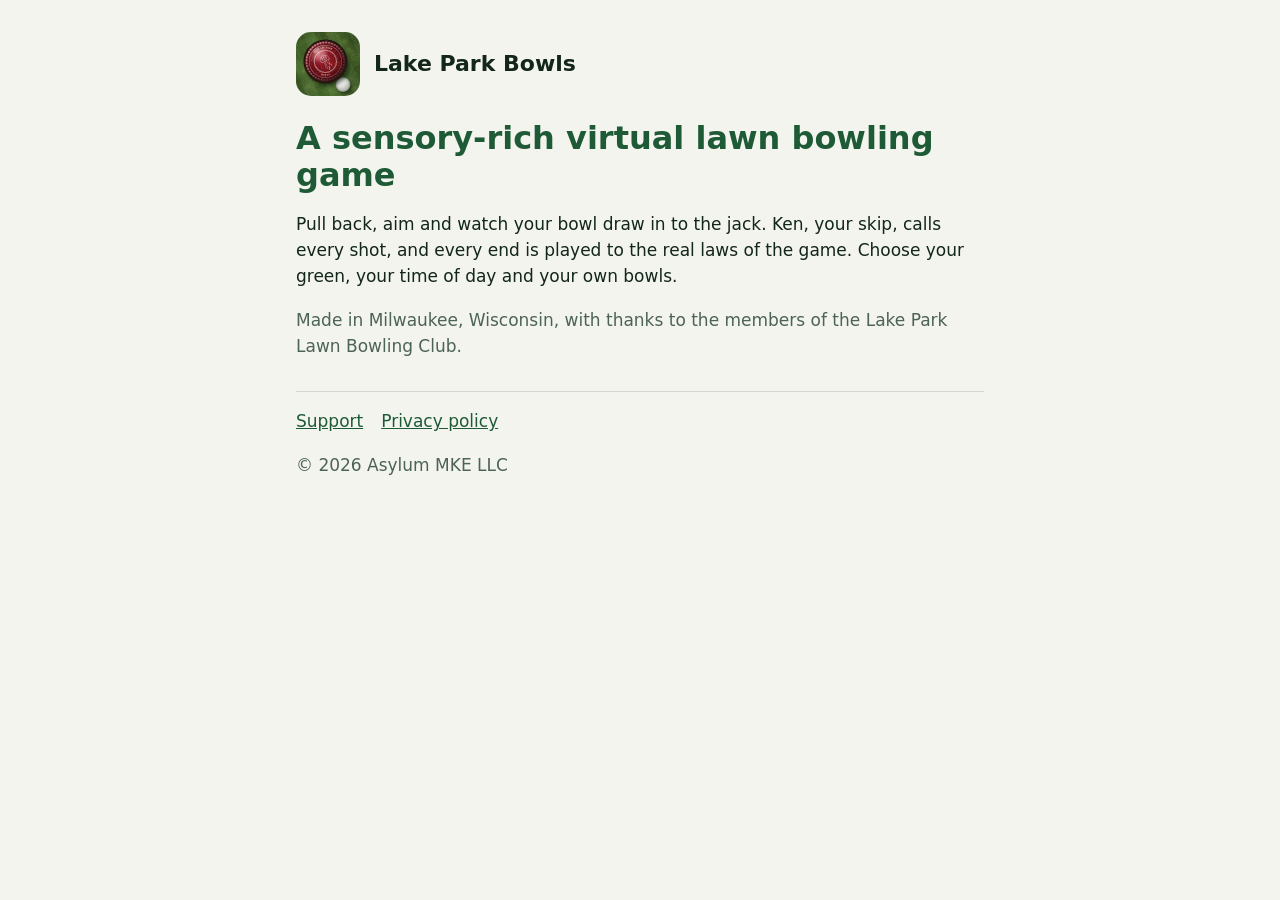
<file: index.html>
<!doctype html>
<html lang="en"><head><meta charset="utf-8"><meta name="viewport" content="width=device-width,initial-scale=1">
<title>Lake Park Bowls</title><meta name="description" content="A sensory-rich virtual lawn bowling game for iPhone and Android.">
<link rel="icon" href="icon.png"><link rel="stylesheet" href="style.css"></head>
<body><main>
<header><img src="icon.png" alt=""><a href="./">Lake Park Bowls</a></header>
<h1>A sensory-rich virtual lawn bowling game</h1>
<p>Pull back, aim and watch your bowl draw in to the jack. Ken, your skip, calls every shot, and every end is played to the real laws of the game. Choose your green, your time of day and your own bowls.</p>
<p class="soft">Made in Milwaukee, Wisconsin, with thanks to the members of the Lake Park Lawn Bowling Club.</p>
<nav><a href="support/">Support</a><a href="privacy/">Privacy policy</a></nav>
<p class="soft">© 2026 Asylum MKE LLC</p>
</main></body></html>
</file>
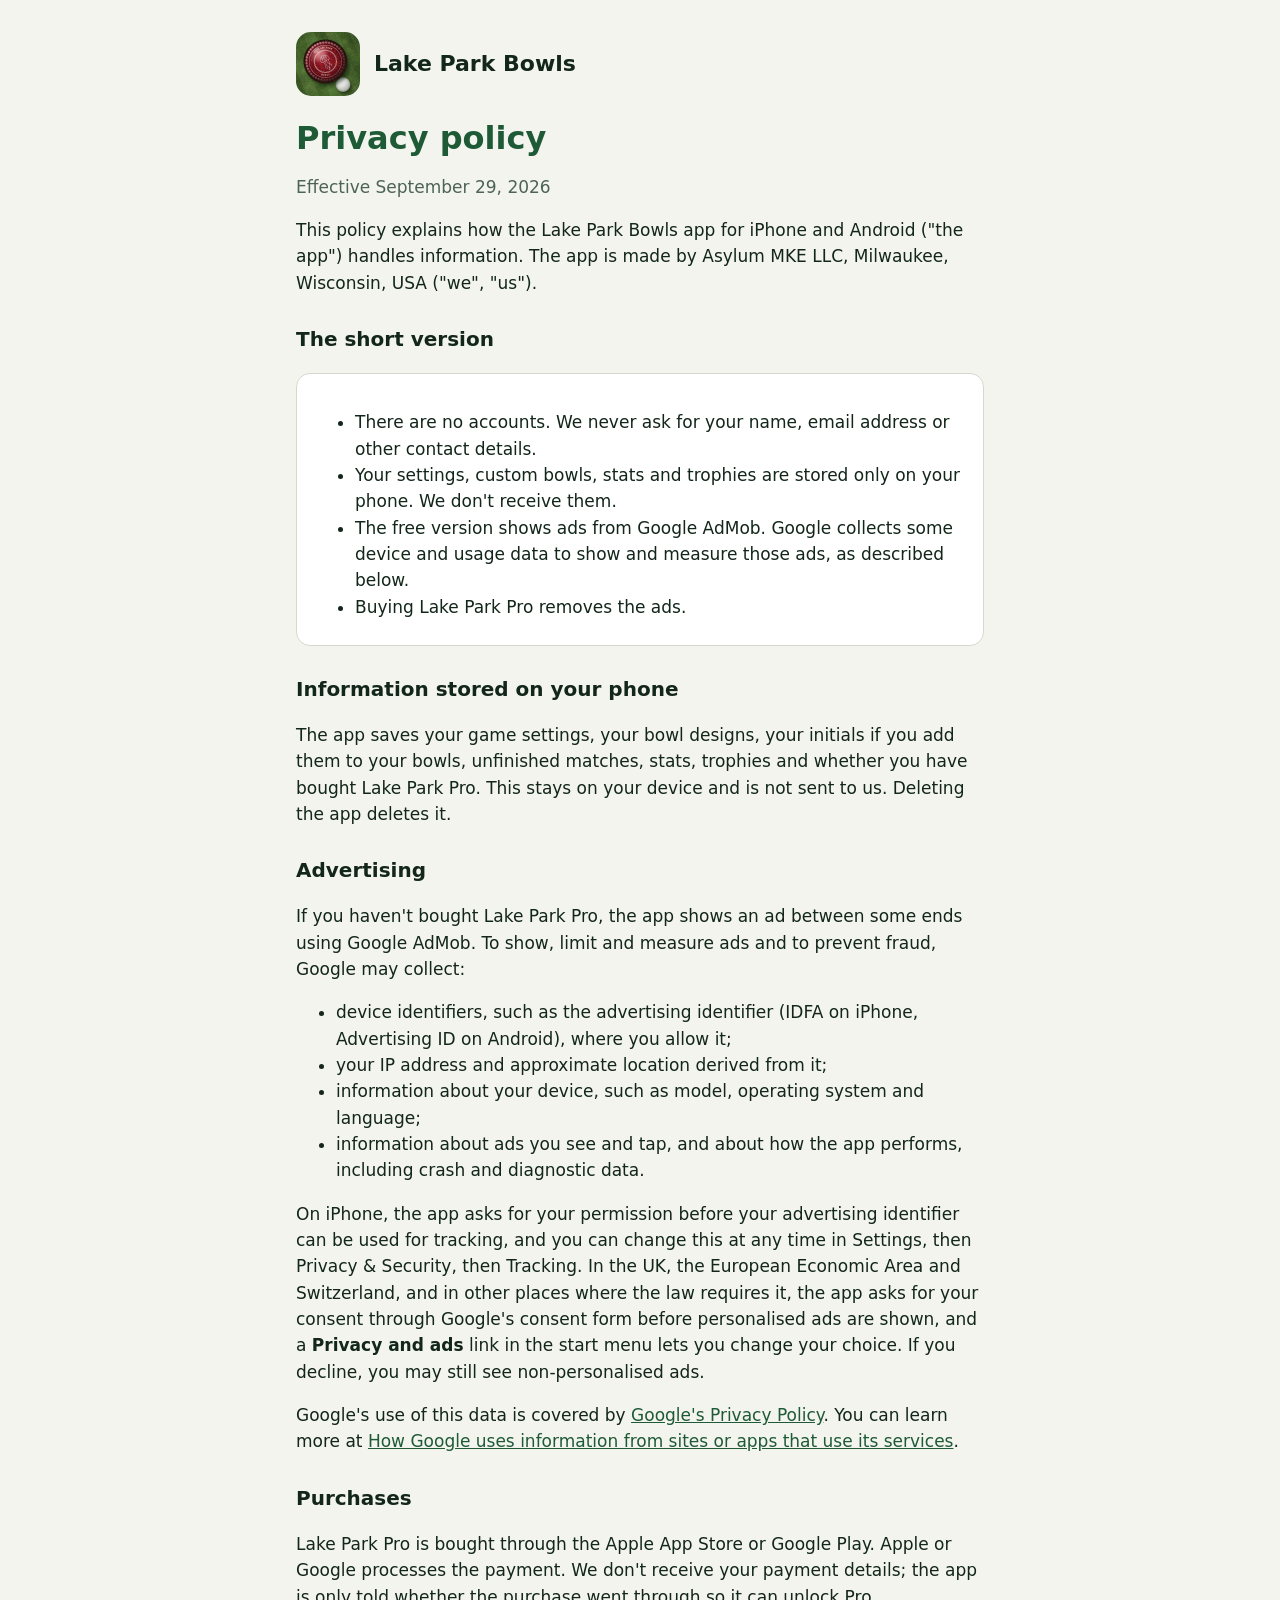
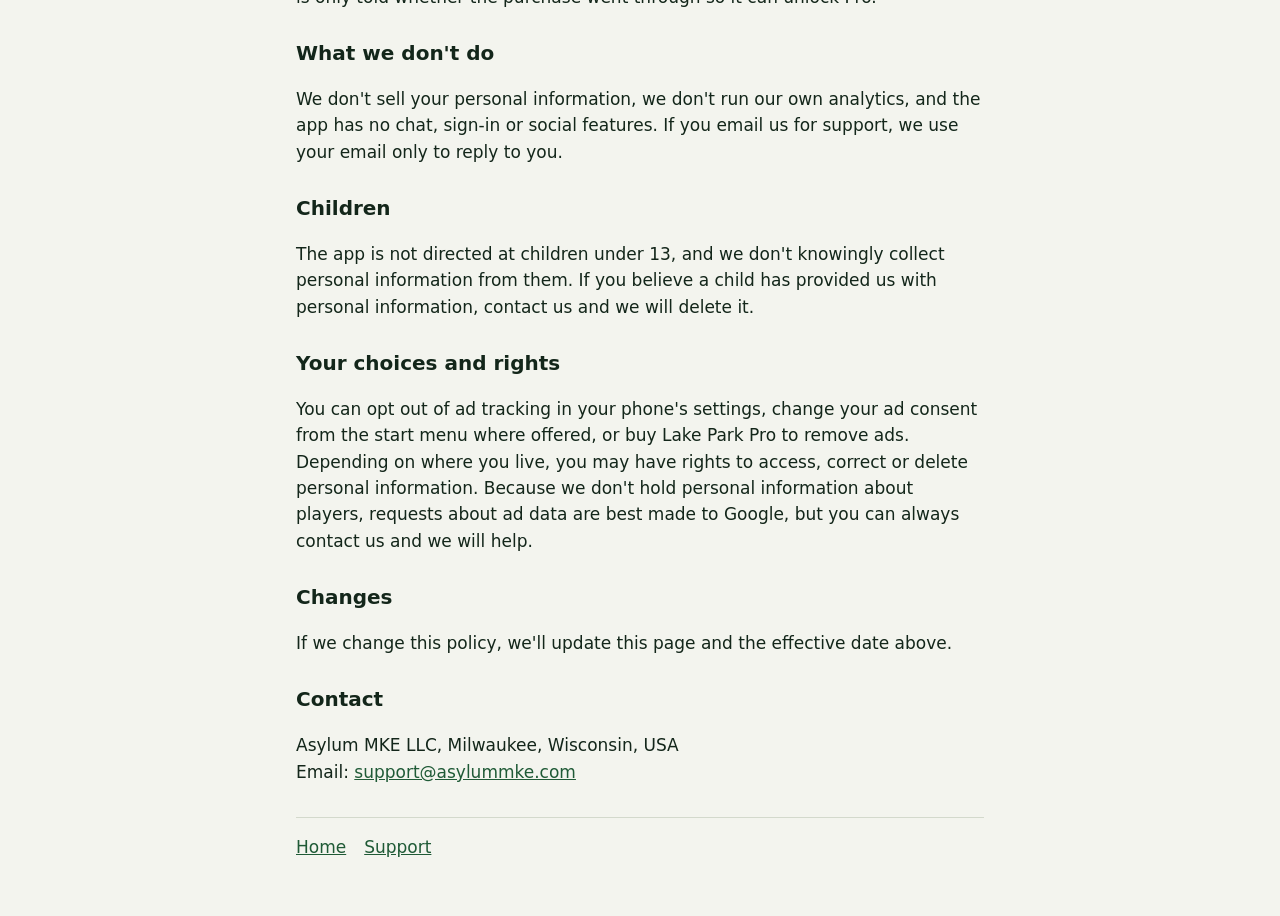
<file: privacy/index.html>
<!doctype html>
<html lang="en"><head><meta charset="utf-8"><meta name="viewport" content="width=device-width,initial-scale=1">
<title>Privacy Policy · Lake Park Bowls</title><link rel="icon" href="../icon.png"><link rel="stylesheet" href="../style.css"></head>
<body><main>
<header><img src="../icon.png" alt=""><a href="../">Lake Park Bowls</a></header>
<h1>Privacy policy</h1>
<p class="soft">Effective September 29, 2026</p>
<p>This policy explains how the Lake Park Bowls app for iPhone and Android ("the app") handles information. The app is made by Asylum MKE LLC, Milwaukee, Wisconsin, USA ("we", "us").</p>

<h2>The short version</h2>
<div class="card"><ul>
<li>There are no accounts. We never ask for your name, email address or other contact details.</li>
<li>Your settings, custom bowls, stats and trophies are stored only on your phone. We don't receive them.</li>
<li>The free version shows ads from Google AdMob. Google collects some device and usage data to show and measure those ads, as described below.</li>
<li>Buying Lake Park Pro removes the ads.</li>
</ul></div>

<h2>Information stored on your phone</h2>
<p>The app saves your game settings, your bowl designs, your initials if you add them to your bowls, unfinished matches, stats, trophies and whether you have bought Lake Park Pro. This stays on your device and is not sent to us. Deleting the app deletes it.</p>

<h2>Advertising</h2>
<p>If you haven't bought Lake Park Pro, the app shows an ad between some ends using Google AdMob. To show, limit and measure ads and to prevent fraud, Google may collect:</p>
<ul>
<li>device identifiers, such as the advertising identifier (IDFA on iPhone, Advertising ID on Android), where you allow it;</li>
<li>your IP address and approximate location derived from it;</li>
<li>information about your device, such as model, operating system and language;</li>
<li>information about ads you see and tap, and about how the app performs, including crash and diagnostic data.</li>
</ul>
<p>On iPhone, the app asks for your permission before your advertising identifier can be used for tracking, and you can change this at any time in Settings, then Privacy &amp; Security, then Tracking. In the UK, the European Economic Area and Switzerland, and in other places where the law requires it, the app asks for your consent through Google's consent form before personalised ads are shown, and a <strong>Privacy and ads</strong> link in the start menu lets you change your choice. If you decline, you may still see non-personalised ads.</p>
<p>Google's use of this data is covered by <a href="https://policies.google.com/privacy">Google's Privacy Policy</a>. You can learn more at <a href="https://policies.google.com/technologies/partner-sites">How Google uses information from sites or apps that use its services</a>.</p>

<h2>Purchases</h2>
<p>Lake Park Pro is bought through the Apple App Store or Google Play. Apple or Google processes the payment. We don't receive your payment details; the app is only told whether the purchase went through so it can unlock Pro.</p>

<h2>What we don't do</h2>
<p>We don't sell your personal information, we don't run our own analytics, and the app has no chat, sign-in or social features. If you email us for support, we use your email only to reply to you.</p>

<h2>Children</h2>
<p>The app is not directed at children under 13, and we don't knowingly collect personal information from them. If you believe a child has provided us with personal information, contact us and we will delete it.</p>

<h2>Your choices and rights</h2>
<p>You can opt out of ad tracking in your phone's settings, change your ad consent from the start menu where offered, or buy Lake Park Pro to remove ads. Depending on where you live, you may have rights to access, correct or delete personal information. Because we don't hold personal information about players, requests about ad data are best made to Google, but you can always contact us and we will help.</p>

<h2>Changes</h2>
<p>If we change this policy, we'll update this page and the effective date above.</p>

<h2>Contact</h2>
<p>Asylum MKE LLC, Milwaukee, Wisconsin, USA<br>Email: <a href="mailto:support@asylummke.com">support@asylummke.com</a></p>

<nav><a href="../">Home</a><a href="../support/">Support</a></nav>
</main></body></html>
</file>
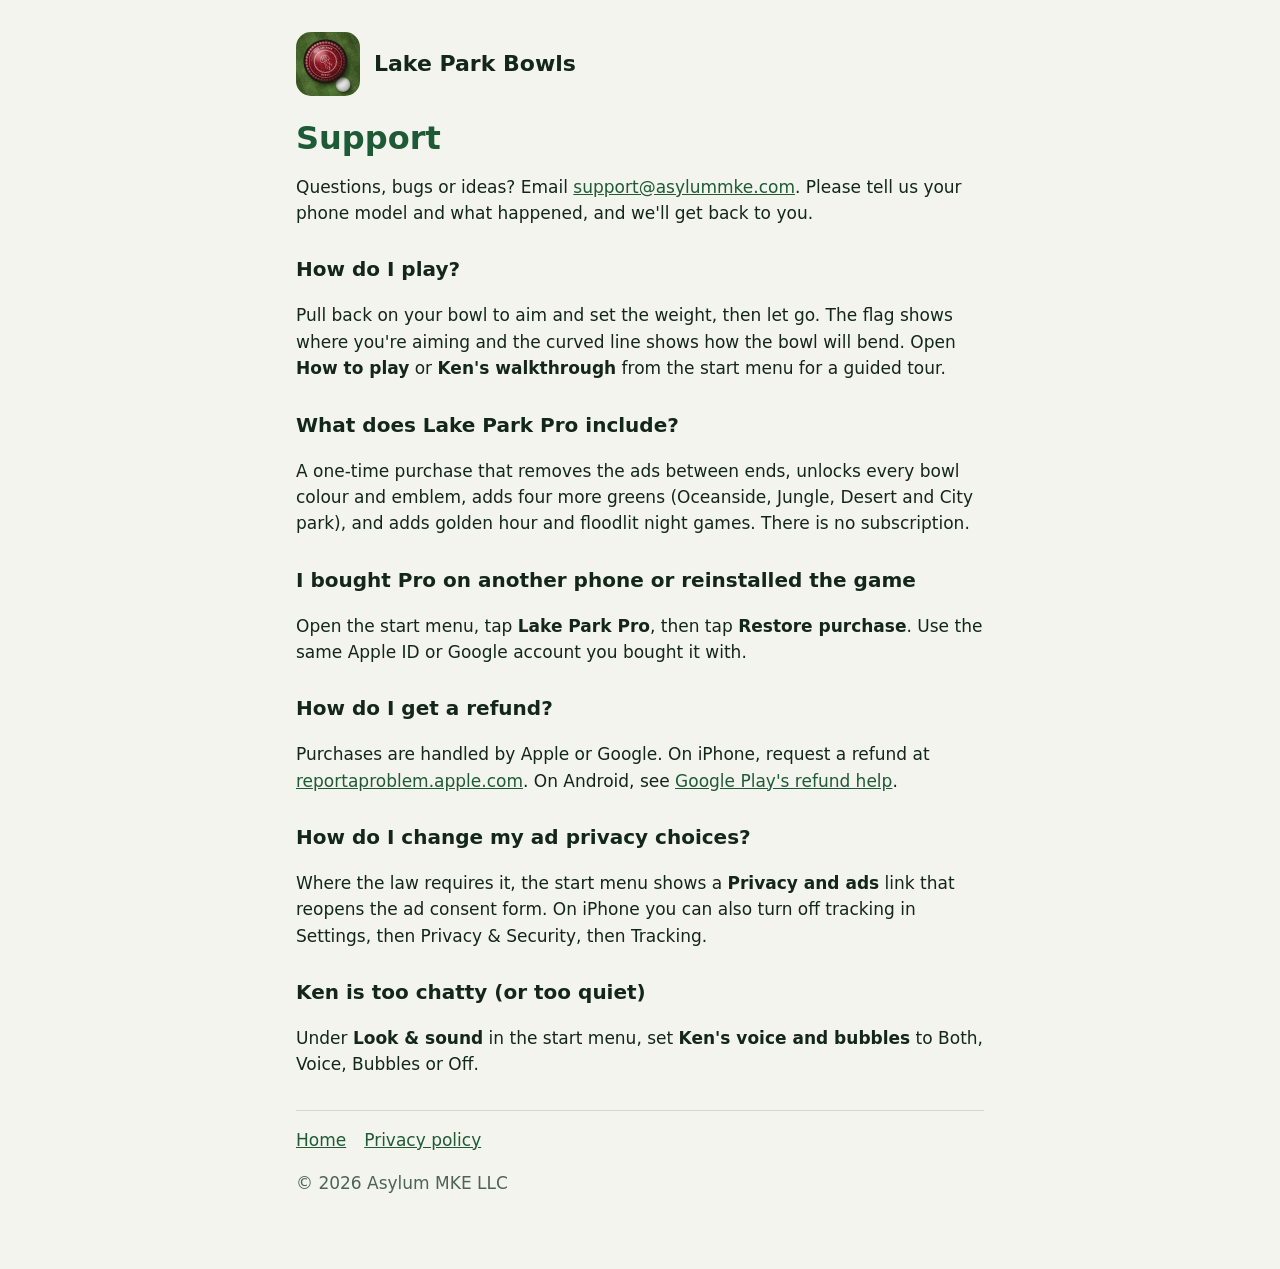
<file: support/index.html>
<!doctype html>
<html lang="en"><head><meta charset="utf-8"><meta name="viewport" content="width=device-width,initial-scale=1">
<title>Support · Lake Park Bowls</title><link rel="icon" href="../icon.png"><link rel="stylesheet" href="../style.css"></head>
<body><main>
<header><img src="../icon.png" alt=""><a href="../">Lake Park Bowls</a></header>
<h1>Support</h1>
<p>Questions, bugs or ideas? Email <a href="mailto:support@asylummke.com">support@asylummke.com</a>. Please tell us your phone model and what happened, and we'll get back to you.</p>

<h2>How do I play?</h2>
<p>Pull back on your bowl to aim and set the weight, then let go. The flag shows where you're aiming and the curved line shows how the bowl will bend. Open <strong>How to play</strong> or <strong>Ken's walkthrough</strong> from the start menu for a guided tour.</p>

<h2>What does Lake Park Pro include?</h2>
<p>A one-time purchase that removes the ads between ends, unlocks every bowl colour and emblem, adds four more greens (Oceanside, Jungle, Desert and City park), and adds golden hour and floodlit night games. There is no subscription.</p>

<h2>I bought Pro on another phone or reinstalled the game</h2>
<p>Open the start menu, tap <strong>Lake Park Pro</strong>, then tap <strong>Restore purchase</strong>. Use the same Apple ID or Google account you bought it with.</p>

<h2>How do I get a refund?</h2>
<p>Purchases are handled by Apple or Google. On iPhone, request a refund at <a href="https://reportaproblem.apple.com">reportaproblem.apple.com</a>. On Android, see <a href="https://support.google.com/googleplay/answer/2479637">Google Play's refund help</a>.</p>

<h2>How do I change my ad privacy choices?</h2>
<p>Where the law requires it, the start menu shows a <strong>Privacy and ads</strong> link that reopens the ad consent form. On iPhone you can also turn off tracking in Settings, then Privacy &amp; Security, then Tracking.</p>

<h2>Ken is too chatty (or too quiet)</h2>
<p>Under <strong>Look &amp; sound</strong> in the start menu, set <strong>Ken's voice and bubbles</strong> to Both, Voice, Bubbles or Off.</p>

<nav><a href="../">Home</a><a href="../privacy/">Privacy policy</a></nav>
<p class="soft">© 2026 Asylum MKE LLC</p>
</main></body></html>
</file>
<file: style.css>
:root{--bg:#F3F4EE;--card:#FFFFFF;--fg:#13261A;--soft:#4D6356;--club:#1F5A36;--line:#D3D9CC}
@media (prefers-color-scheme:dark){:root{--bg:#0D2519;--card:#123322;--fg:#F3F4EE;--soft:#A9BDB0;--club:#7CC596;--line:#24503A}}
*{box-sizing:border-box}
body{margin:0;background:var(--bg);color:var(--fg);font:17px/1.55 system-ui,-apple-system,"Segoe UI",sans-serif}
main{max-width:720px;margin:0 auto;padding:32px 16px 56px}
header{display:flex;align-items:center;gap:14px;margin-bottom:24px}
header img{width:64px;height:64px;border-radius:15px}
header a{color:inherit;text-decoration:none;font-weight:700;font-size:22px}
h1{font-size:32px;line-height:1.15;margin:0 0 8px;color:var(--club)}
h2{font-size:20px;margin:28px 0 6px}
p,li{max-width:65ch}
a{color:var(--club)}
.soft{color:var(--soft)}
nav{display:flex;gap:18px;flex-wrap:wrap;margin-top:32px;padding-top:16px;border-top:1px solid var(--line)}
.card{background:var(--card);border:1px solid var(--line);border-radius:14px;padding:18px 18px 8px;margin:18px 0}
</file>
